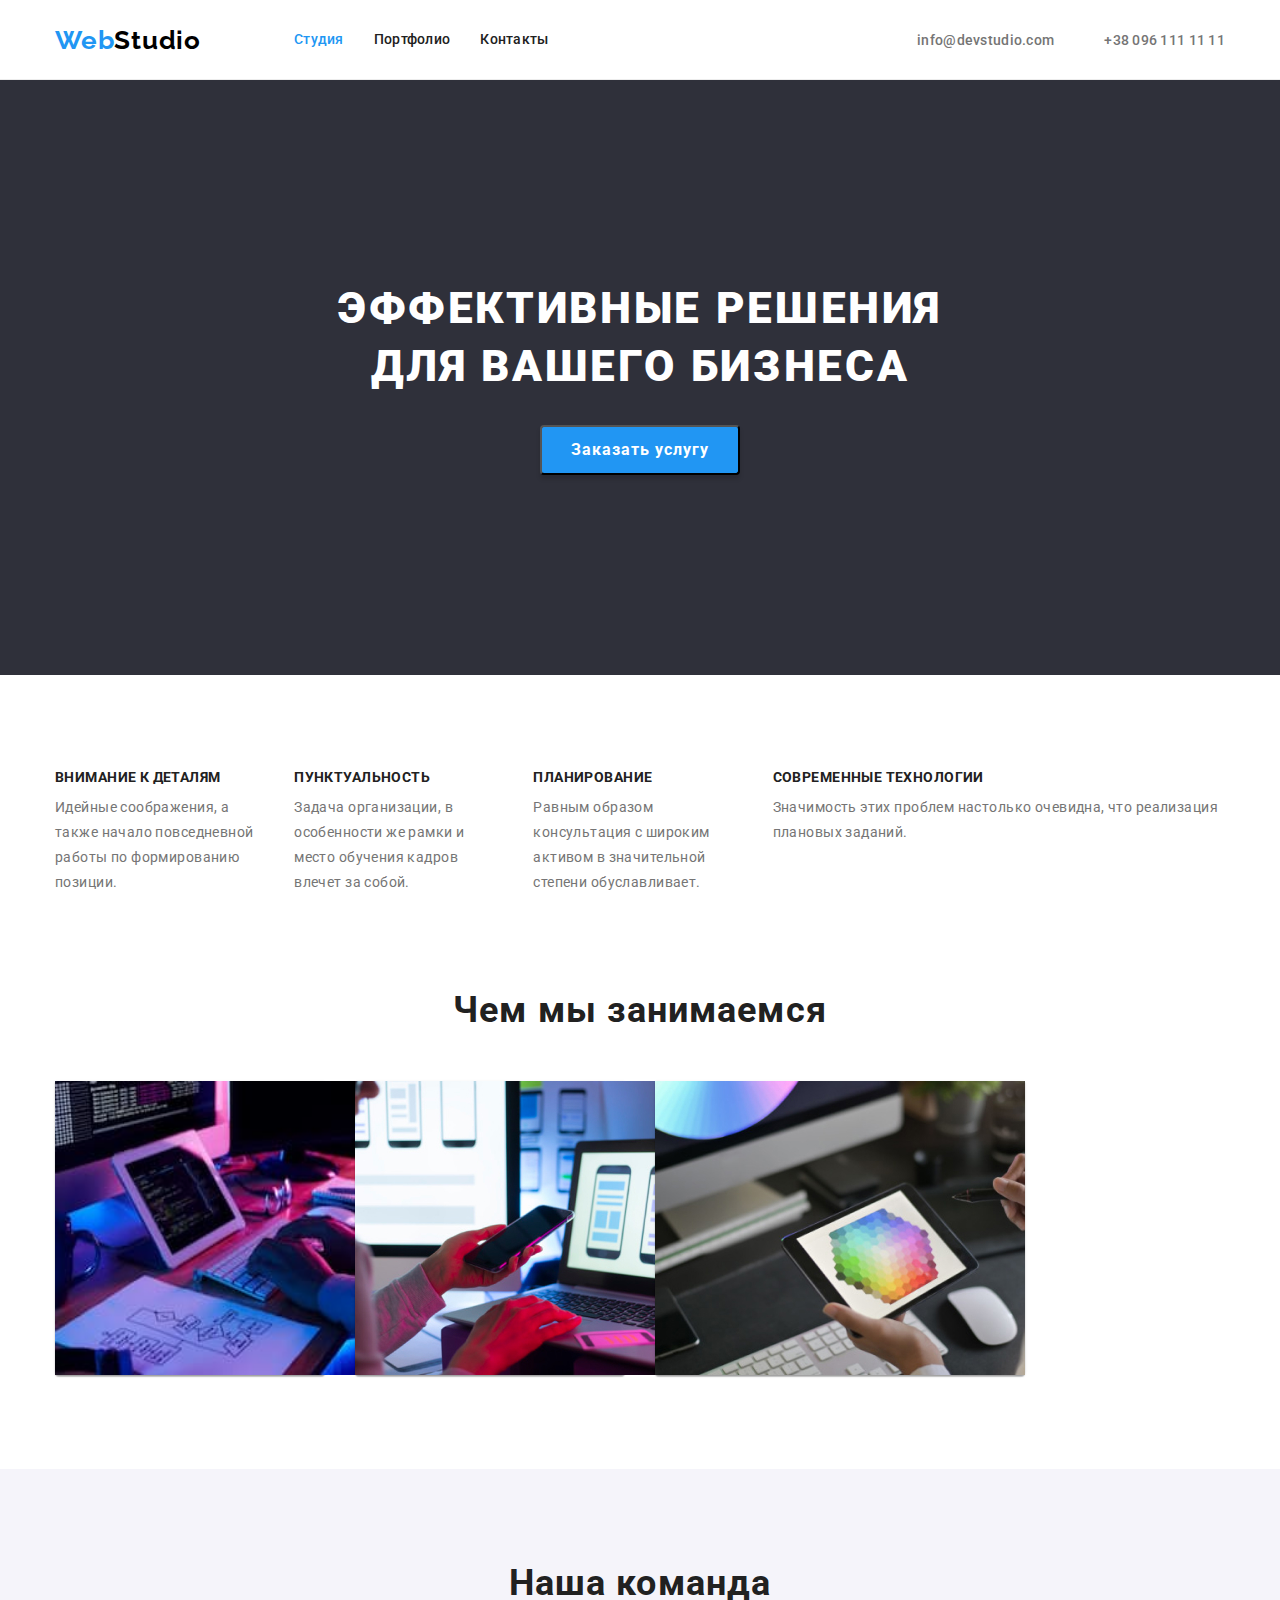
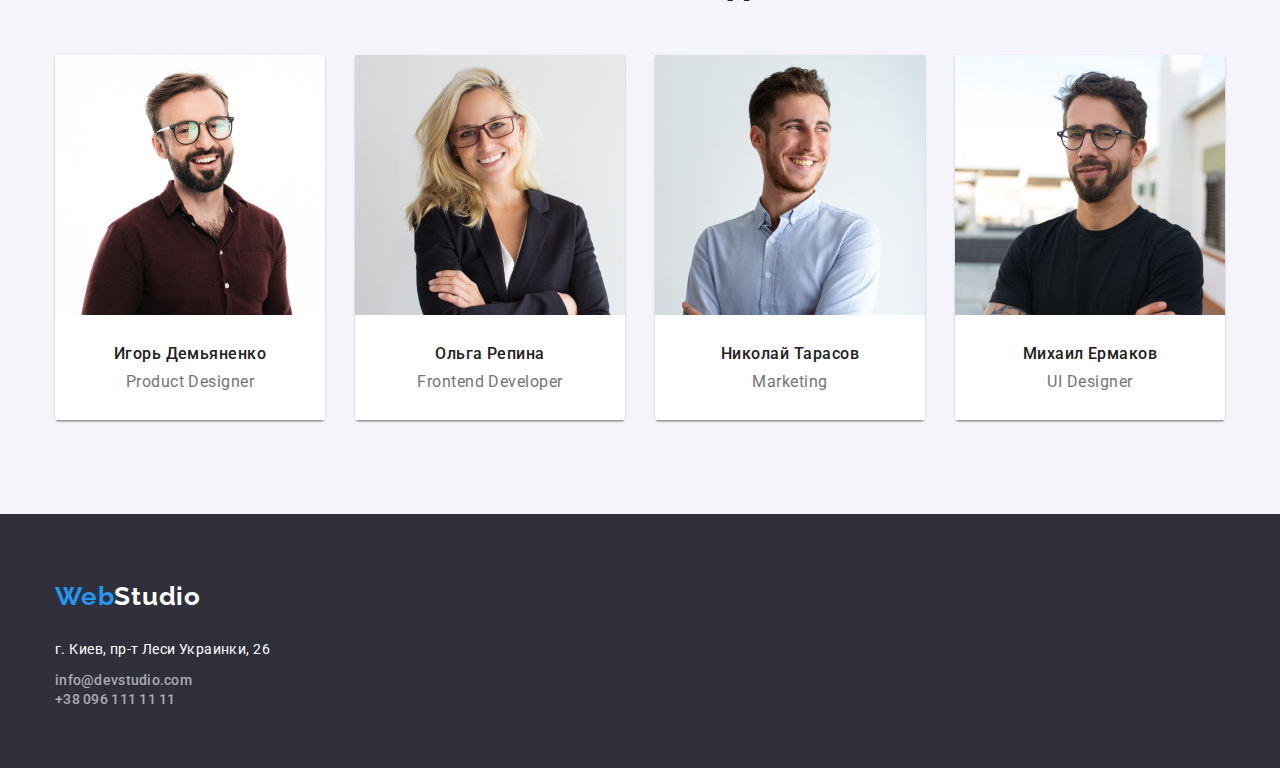
<file: index.html>
<!DOCTYPE html>
<html lang="en">

<head>
    <meta charset="UTF-8">
    <meta http-equiv="X-UA-Compatible" content="IE=edge">
    <meta name="viewport" content="width=device-width, initial-scale=1.0">
    <title>WebStudio</title>
    <link rel="stylesheet" href="https://cdnjs.cloudflare.com/ajax/libs/modern-normalize/1.1.0/modern-normalize.css">
    <link rel="stylesheet" href="./css/styles.css">
    <link rel="preconnect" href="https://fonts.googleapis.com">
    <link rel="preconnect" href="https://fonts.gstatic.com" crossorigin>
    <link
        href="https://fonts.googleapis.com/css2?family=Raleway:wght@700&family=Roboto:wght@400;500;700;900&display=swap"
        rel="stylesheet">
</head>

<body>
    <!--Хедер-->
    <header class="header-section">
        <div class="container main-nav">
            <a href="./index.html" class="web">Web<span class="studia">Studio</span></a>
            <nav class="main-navigate">
                <ul class="header-nav">
                    <li class="nav-item">
                        <a href="./index.html" class="navigate current">Студия</a>
                    </li>
                    <li class="nav-item">
                        <a href="./portfolio.html" class="navigate">Портфолио</a>
                    </li>
                    <li class="nav-item">
                        <a href="" class="navigate">Контакты</a>
                    </li>
                </ul>
            </nav>
            <ul class="header-contacts">
                <li class="contact-item">
                    <a href="mailto:info@devstudio.com" class="contacts">info@devstudio.com</a>
                </li>
                <li class="contact-item">
                    <a href="tel:+380961111111" class="contacts">+38 096 111 11 11</a>
                </li>
            </ul>
        </div>

    </header>
    <main>
        <!--Заголовок-->
        <section class="main">
            <div class="container">
                <h1 class="main-text">Эффективные решения для вашего бизнеса</h1>
                <button type="button" class="main-button">Заказать услугу</button>
            </div>
        </section>
        <!--Качества-->
        <section class="section">
            <div class="container">
                <ul class="description-title">
                    <li class="description-item">
                        <h3 class="heading">Внимание к деталям</h3>
                        <p class="paragrafh">Идейные соображения, а также начало повседневной работы по формированию
                            позиции.</p>
                    </li>
                    <li class="description-item">
                        <h3 class="heading">Пунктуальность</h3>
                        <p class="paragrafh">Задача организации, в особенности же рамки и место обучения кадров влечет
                            за собой.</p>
                    </li>
                    <li class="description-item">
                        <h3 class="heading">Планирование</h3>
                        <p class="paragrafh">Равным образом консультация с широким активом в значительной степени
                            обуславливает.</p>
                    </li>
                    <li class="description-item">
                        <h3 class="heading">Современные технологии</h3>
                        <p class="paragrafh">Значимость этих проблем настолько очевидна, что реализация плановых
                            заданий.</p>
                    </li>
                </ul>
            </div>

        </section>
        <!--Чем занимаемся-->
        <section class="section work-section">
            <div class="container">
                <h2 class="work-heading">Чем мы занимаемся</h2>
                <ul class="work-title">
                    <li class="work-item">
                        <img src="./images/codes.jpg" alt="Диаграммы" width="370" height="294">
                    </li>
                    <li class="work-item">
                        <img src="./images/apps.jpg" alt="Приложения" width="370" height="294">
                    </li>
                    <li class="work-item">
                        <img src="./images/games.jpg" alt="Графика" width="370" height="294">
                    </li>
                </ul>
            </div>

        </section>
        <!--Kоманда-->
        <section class="section team-section">
            <div class="container">
                <h2 class="work-heading">Наша команда</h2>
                <ul class="team-title">
                    <li class="work-item">
                        <img src="./images/maninred.jpg" alt="Игорь Демьяненко" width="270" height="260">
                        <div class="team">
                            <h3 class="participants">Игорь Демьяненко</h3>
                            <p class="team-paragraph">Product Designer</p>
                        </div>

                    </li>
                    <li class="work-item">
                        <img src="./images/woman1.jpg" alt="Ольга Репина" width="270" height="260">
                        <div class="team">
                            <h3 class="participants">Ольга Репина</h3>
                            <p class="team-paragraph">Frontend Developer</p>
                        </div>

                    </li>
                    <li class="work-item">
                        <img src="./images/maninwhite.jpg" alt="Николай Тарасов" width="270" height="260">
                        <div class="team">
                            <h3 class="participants">Николай Тарасов</h3>
                            <p class="team-paragraph">Marketing</p>
                        </div>

                    </li>
                    <li class="work-item">
                        <img src="./images/maninblack.jpg" alt="Михаил Ермаков" width="270" height="260">
                        <div class="team">
                            <h3 class="participants">Михаил Ермаков</h3>
                            <p class="team-paragraph">UI Designer</p>
                        </div>

                    </li>
                </ul>
            </div>

        </section>
    </main>
    <!--Подвал-->
    <footer class="footer-section">
        <div class="container footer">
            <a href="./index.html" class="web">Web<span class="studio">Studio</span></a>
            <address class="adress-footer">
                <p class="adress">г. Киев, пр-т Леси Украинки, 26</p>
                <ul class="footer-contacts">
                    <li class="adress-item">
                        <a href="mailto:info@devstudio.com" class="contacts color">info@devstudio.com</a>
                    </li>
                    <li class="adress-item">
                        <a href="tel:+380961111111" class="contacts color">+38 096 111 11 11</a>
                    </li>
                </ul>
            </address>
        </div>

    </footer>
</body>

</html>
</file>
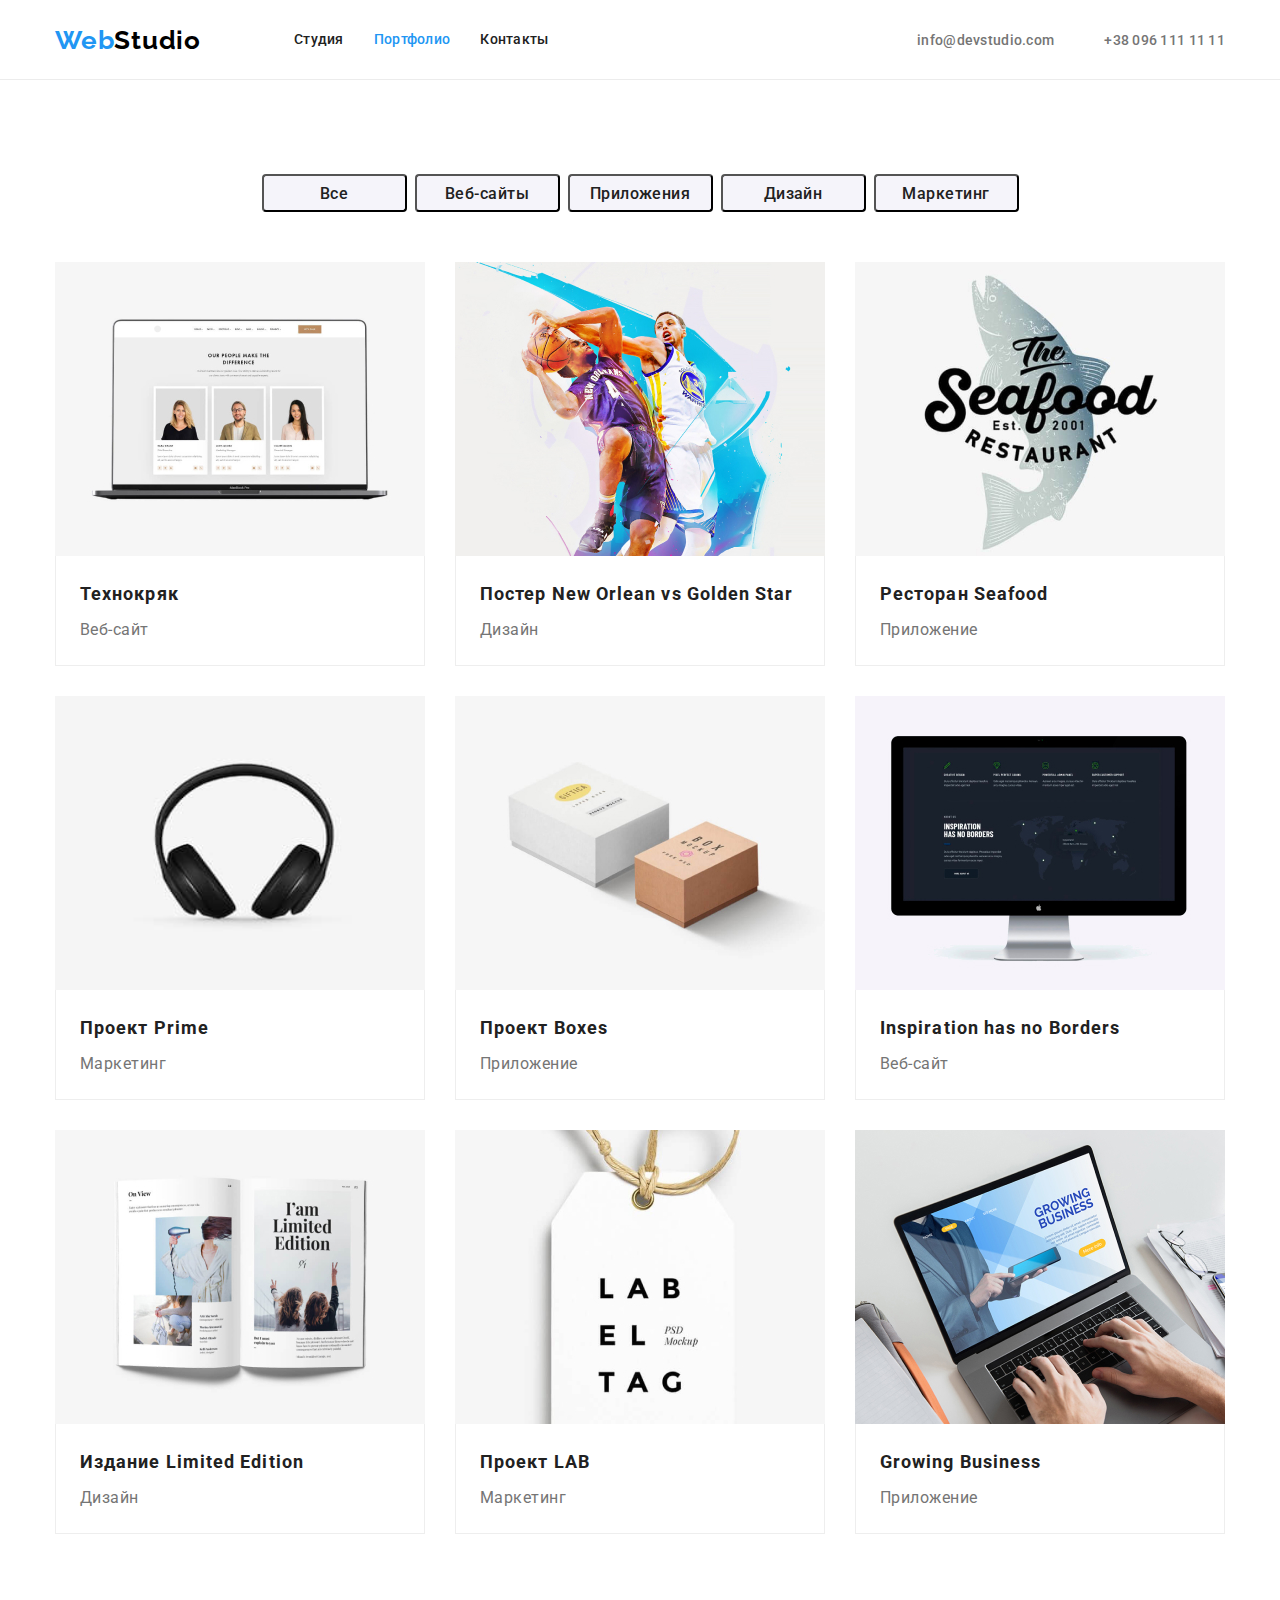
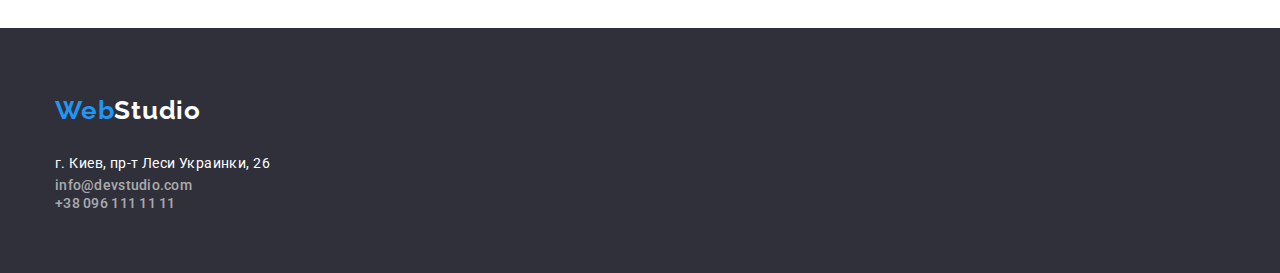
<file: portfolio.html>
<!DOCTYPE html>
<html lang="en">

<head>
    <meta charset="UTF-8">
    <meta http-equiv="X-UA-Compatible" content="IE=edge">
    <meta name="viewport" content="width=device-width, initial-scale=1.0">
    <title>Portfolio</title>
    <link rel="stylesheet" href="https://cdnjs.cloudflare.com/ajax/libs/modern-normalize/1.1.0/modern-normalize.css">
    <link rel="stylesheet" href="./css/styles.css">
    <link rel="preconnect" href="https://fonts.googleapis.com">
    <link rel="preconnect" href="https://fonts.gstatic.com" crossorigin>
    <link
        href="https://fonts.googleapis.com/css2?family=Raleway:wght@700&family=Roboto:wght@400;500;700;900&display=swap"
        rel="stylesheet">
</head>

<body>
    <header class="header-section">
        <div class="container main-nav">
            <a href="./index.html" class="web">Web<span class="studia">Studio</span></a>
            <nav class="main-navigate">
                <ul class="header-nav">
                    <li class="nav-item">
                        <a href="./index.html" class="navigate">Студия</a>
                    </li>
                    <li class="nav-item">
                        <a href="./portfolio.html" class="navigate current">Портфолио</a>
                    </li>
                    <li class="nav-item">
                        <a href="" class="navigate">Контакты</a>
                    </li>
                </ul>
            </nav>
            <ul class="header-contacts">
                <li class="contact-item">
                    <a href="mailto:info@devstudio.com" class="contacts">info@devstudio.com</a>
                </li>
                <li class="contact-item">
                    <a href="tel:+380961111111" class="contacts">+38 096 111 11 11</a>
                </li>
            </ul>
        </div>

    </header>
    <main>
        <section class="section portfoio-filter">
            <div class="container">
                <ul class="portfolio-title">
                    <li class="portfolio-item"><button type="button" class="portfolio-button">Все</button></li>
                    <li class="portfolio-item"><button type="button" class="portfolio-button">Веб-сайты</button></li>
                    <li class="portfolio-item"><button type="button" class="portfolio-button">Приложения</button></li>
                    <li class="portfolio-item"><button type="button" class="portfolio-button">Дизайн</button></li>
                    <li class="portfolio-item"><button type="button" class="portfolio-button">Маркетинг</button></li>
                </ul>
                <ul class="poster">
                    <li class="poster-item"><a href="">
                            <img src="./images/notebook.jpg" alt="ноутбук" width="370px" height="294px">
                            <div class="poster-description">
                                <h2 class="portfolio-heading">Технокряк</h2>
                                <p class="portfolio-paragraph">Веб-сайт</p>
                            </div>
                        </a>
                    </li>
                    <li class="poster-item"><a href="">
                            <img src="./images/basketball2.jpg" alt="баскетбол" width="370px" height="294px">
                            <div class="poster-description">
                                <h2 class="portfolio-heading">Постер New Orlean vs Golden Star</h2>
                                <p class="portfolio-paragraph">Дизайн</p>
                            </div>
                        </a>
                    </li>
                    <li class="poster-item"><a href="">
                            <img src="./images/fish.jpg" alt="рыба" width="370px" height="294px">
                            <div class="poster-description">
                                <h2 class="portfolio-heading">Ресторан Seafood</h2>
                                <p class="portfolio-paragraph">Приложение</p>
                            </div>
                        </a>
                    </li>
                    <li class="poster-item"><a href="">
                            <img src="./images/headphones.jpg" alt="наушники" width="370px" height="294px">
                            <div class="poster-description">
                                <h2 class="portfolio-heading">Проект Prime</h2>
                                <p class="portfolio-paragraph">Маркетинг</p>
                            </div>
                        </a>
                    </li>
                    <li class="poster-item"><a href="">
                            <img src="./images/boxes.jpg" alt="коробка" width="370px" height="294px">
                            <div class="poster-description">
                                <h2 class="portfolio-heading">Проект Boxes</h2>
                                <p class="portfolio-paragraph">Приложение</p>
                            </div>
                        </a>
                    </li>
                    <li class="poster-item"><a href="">
                            <img src="./images/monitor.jpg" alt="монитор" width="370px" height="294px">
                            <div class="poster-description">
                                <h2 class="portfolio-heading">Inspiration has no Borders</h2>
                                <p class="portfolio-paragraph">Веб-сайт</p>
                            </div>
                        </a>
                    </li>
                    <li class="poster-item"><a href="">
                            <img src="./images/book.jpg" alt="книга" width="370px" height="294px">
                            <div class="poster-description">
                                <h2 class="portfolio-heading">Издание Limited Edition</h2>
                                <p class="portfolio-paragraph">Дизайн</p>
                            </div>
                        </a>
                    </li>
                    <li class="poster-item"><a href="">
                            <img src="./images/tag.jpg" alt="этикетка" width="370px" height="294px">
                            <div class="poster-description">
                                <h2 class="portfolio-heading">Проект LAB</h2>
                                <p class="portfolio-paragraph">Маркетинг</p>
                            </div>
                        </a>
                    </li>
                    <li class="poster-item"><a href="">
                            <img src="./images/worknotebook.jpg" alt="набор текста" width="370px" height="294px">
                            <div class="poster-description">
                                <h2 class="portfolio-heading">Growing Business</h2>
                                <p class="portfolio-paragraph">Приложение</p>
                            </div>
                        </a>
                    </li>
                </ul>
            </div>

        </section>
    </main>
    <footer class="footer-section">
        <div class="container footer">
            <a href="./index.html" class="web">Web<span class="studio">Studio</span></a>
            <address class="adress-footer">
                <p class="adress">г. Киев, пр-т Леси Украинки, 26</p>
                <ul>
                    <li class="adress-item">
                        <a href="mailto:info@devstudio.com" class="contacts color">info@devstudio.com</a>
                    </li>
                    <li class="adress-item">
                        <a href="tel:+380961111111" class="contacts color">+38 096 111 11 11</a>
                    </li>
                </ul>
            </address>
        </div>

    </footer>
</body>

</html>
</file>
<file: css/styles.css>
:root{
--pimary-text-color: #212121;
--secondary-text-color:#757575;
--white-color: #FFFFFF;
--background-color:#2196F3;
--background2-color: #2F303A;
--background3-color:#F5F4FA;
}
body{

font-family: 'Roboto', sans-serif;
}
ul{

list-style: none;
padding: 0;
margin: 0;
}
li{
list-style-type: none;  
}
a{text-decoration: none;
font-style: normal;
}
p{
    margin: 0;
}
h2{margin: 0;}
h3{margin: 0;}
img{
    display: block;
}

/* Хедер */
.header-section{
    
    border-bottom: 1px;
    border-bottom-style: solid;
    border-bottom-color: #ECECEC;
}
.main-nav{
    align-items: center;
    display: flex;
    
    
}
.nav-item:not(:last-child){
    margin-right: 30px;
}
.header-nav{
    display: flex;
}
.header-contacts{
    margin-left: auto;
    display: flex;
}
.contact-item:not(:last-child){
    margin-right: 50px;
}

.web{
font-family: Raleway;
font-weight: bold;
font-size: 26px;
line-height: 1.7;
letter-spacing: 0.03em;
color: var(--background-color);
}
.studia{
    color: black;
}

.navigate:focus, .navigate:hover{
color: var(--background-color);
}

.main-navigate{
    margin-left: 93px;
}
.navigate{
display: block;
padding-top: 32px;
padding-bottom: 32px;
font-weight: 500;
font-size: 14px;
line-height: 1.1;
letter-spacing: 0.02em;
color: var(--pimary-text-color);
}
.current {
    color: #2196F3;
}
.contacts:focus, .contacts:hover{
color: var(--background-color);
}
.contacts{
font-weight: 500;
font-size: 14px;
line-height: 1.1;
letter-spacing: 0.02em;
color: var(--secondary-text-color);
}
/* Hero */


.main{
text-align: center;
margin: 0;
padding-top: 200px;
padding-bottom: 200px;
background: var(--background2-color);
}
.main-text{

margin: auto;
max-width: 696px;
font-weight: 900;
font-size: 44px;
line-height: 1.3;
text-align: center;
letter-spacing: 0.06em;
text-transform: uppercase;
color: var(--white-color);
}
.main-button:focus, .main-button:hover{
    background: #188CE8;
}
.main-button{
margin-top: 30px;
cursor: pointer;
font-family: Roboto;
font-weight: bold;
font-size: 16px;
letter-spacing: 0.06em;
width: 200px;
height: 50px;
color: var(--white-color);
background: var(--background-color);
box-shadow: 0px 4px 4px rgba(0, 0, 0, 0.15);
border-radius: 4px;
}

/* Качества */
.container{
    width: 1200px;
    margin-left: auto;
    margin-right: auto;
    padding-left: 15px;
    padding-right: 15px;
    }
.section{
    
    padding-top: 94px;
    padding-bottom: 94px;
}
.description{
width: 1600px;
}
.description-title{
    display: flex;
}
.description-item:not(:last-child){
    margin-right: 30px;
    width: 270px;
}

.heading{
font-size: 14px;
letter-spacing: 0.03em;
text-transform: uppercase;
color: var(--pimary-text-color);
}
.paragrafh{
font-size: 14px;
line-height: 1.8;
 letter-spacing: 0.03em;
color: var(--secondary-text-color);
margin-top: 10px;
}

/* Чем занимаемся */

.work-section{
    padding-top: 0;
}
.work-heading{
margin-bottom: 50px;
font-size: 36px;
line-height: 1.16;
text-align: center;
letter-spacing: 0.03em;
color: var(--pimary-text-color);
}
.work-title{
    display: flex;
}
.work-item:not(:last-child){
    margin-right: 30px;
    width: 370px;
}

/* Команда */

.team-section{

background:var(--background3-color);
}
.team-title{
    display: flex;
}
.work-item:not(:last-child){
    margin-right: 30px;
    width: 270px;
}
.work-item{
    box-shadow: 0px 1px 3px rgba(0, 0, 0, 0.12), 0px 1px 1px rgba(0, 0, 0, 0.14), 0px 2px 1px rgba(0, 0, 0, 0.2);
border-radius: 0px 0px 4px 4px;
}

.team{
    background: var(--white-color);
    padding-top: 30px;
    padding-bottom: 30px;
}

.participants{
font-weight: 500;
font-size: 16px;
line-height: 1.1;
text-align: center;
letter-spacing: 0.03em;
color: var(--pimary-text-color);
}

.team-paragraph{
    margin-top: 10px;
font-size: 16px;
line-height: 1.1;
text-align: center;
letter-spacing: 0.03em;
color: var(--secondary-text-color);
}

/* Подвал */

.footer-section{
    padding-top: 60px;
    padding-bottom: 60px;
background: var(--background2-color);
}
.footer{
    margin-top: 0;
}
.studio{
color: var(--white-color);
}
.adress-footer{
    margin-top: 20px;
}
.adress{
    
font-style: normal;
font-size: 14px;
line-height: 1.7;
letter-spacing: 0.03em;
color: var(--white-color);
}
.adress-item{
    
}

.color{
    color: rgba(255, 255, 255, 0.6);
}

.footer-contacts{
  margin-top: 9px;
}
/* Портфолио */


.portfolio-title{
    display: flex;
    justify-content: center;
    margin-bottom: 50px;
}
.portfolio-item:not(:last-child){
    margin-right: 8px;
}
.portfolio-button:hover, .portfolio-button:focus{
    color: var(--white-color);
    background: var(--background-color);
}
.portfolio-button{
font-family: 'Roboto';
font-style: normal;
font-size: 16px;
line-height: 1.6;
font-weight: 500;
text-align: center;
letter-spacing: 0.03em;
color: var(--pimary-text-color);
cursor: pointer;
width: 145px;
height: 38px;
background: var(--background3-color);
border-radius: 4px;

}
.poster{
    display: flex;
    flex-wrap: wrap;
    margin: -15px;
}
.poster-item{
margin: 15px;
width: 370px;
}
.poster-description{
    padding: 20px 24px;
    border-left: 1px solid #EEEEEE;
    border-right: 1px solid #EEEEEE;
    border-bottom: 1px solid #EEEEEE;
}
.portfolio-heading{
    font-size: 18px;
    line-height: 2;
    letter-spacing: 0.06em;
    color: var(--pimary-text-color);
}
.portfolio-paragraph{
    margin-top: 4px;
    font-size: 16px;
    line-height: 1.8;
    letter-spacing: 0.03em;
    color: var(--secondary-text-color);
}
</file>
